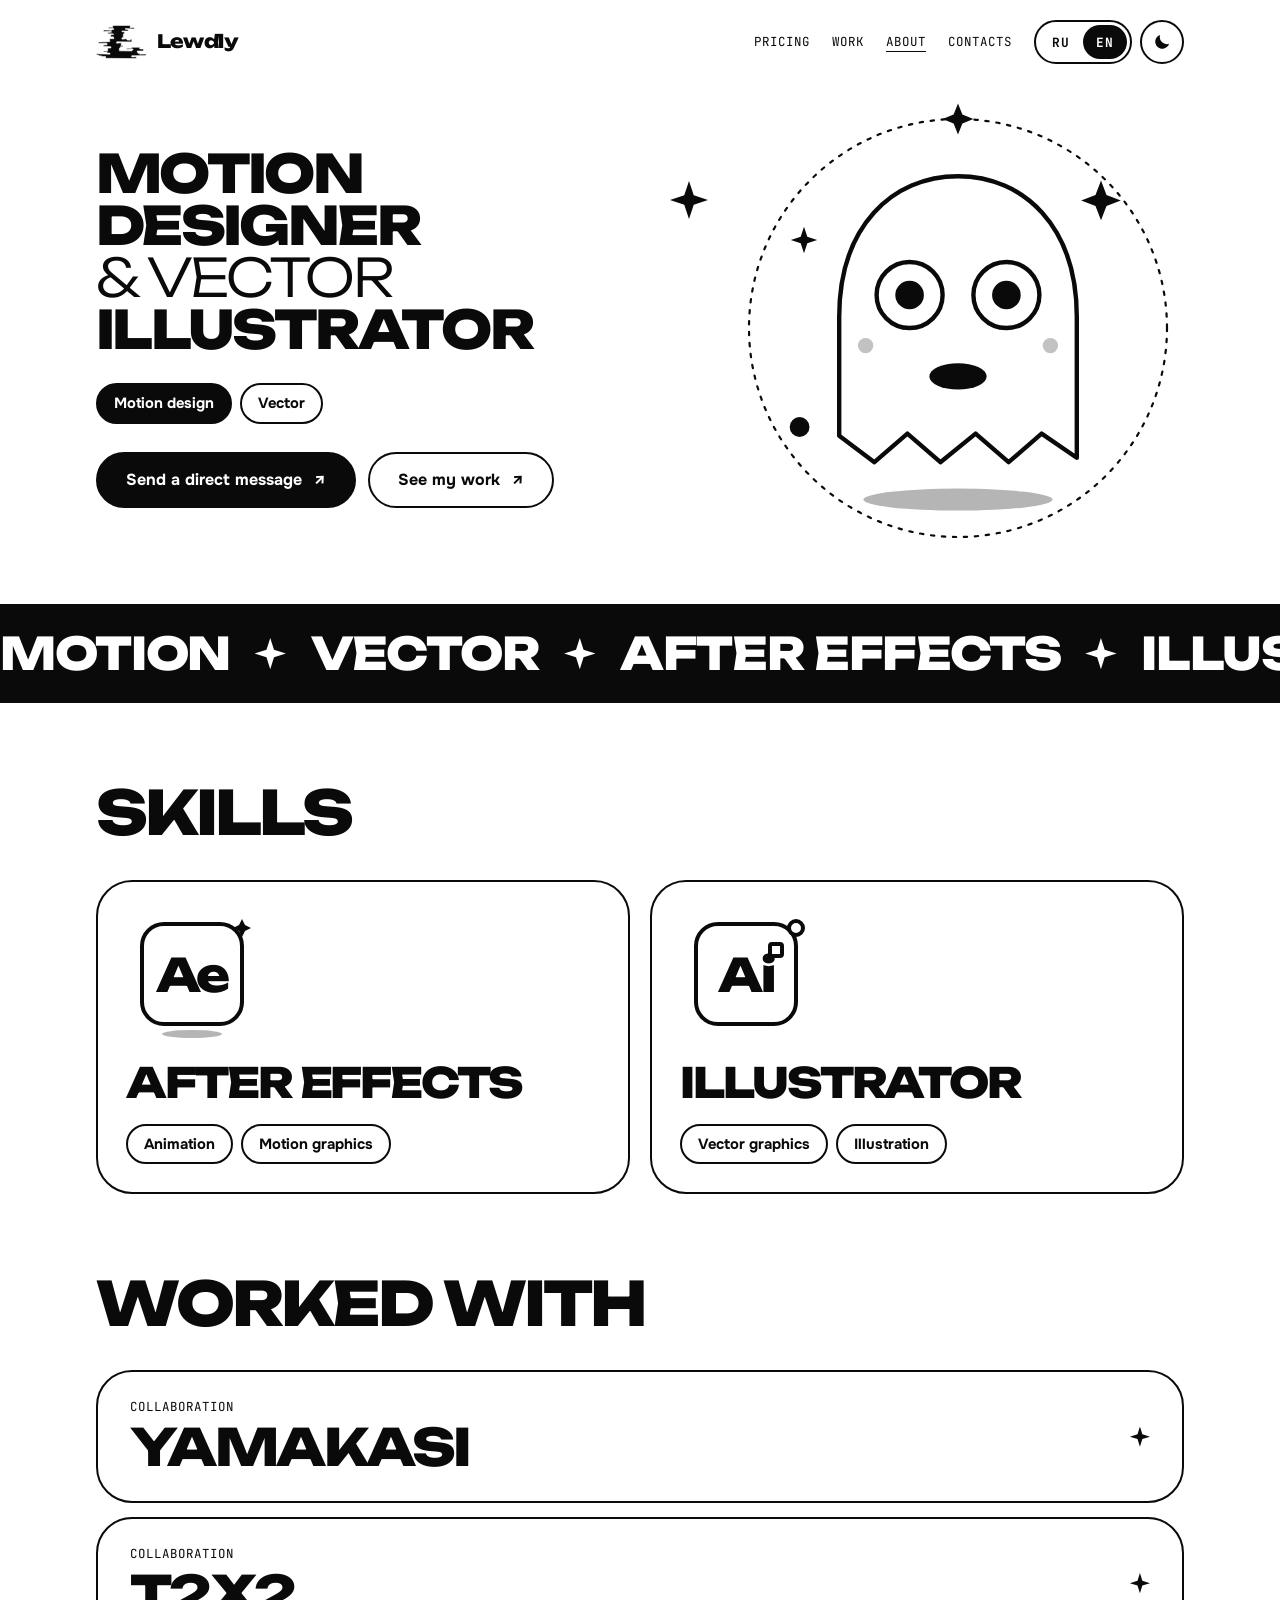
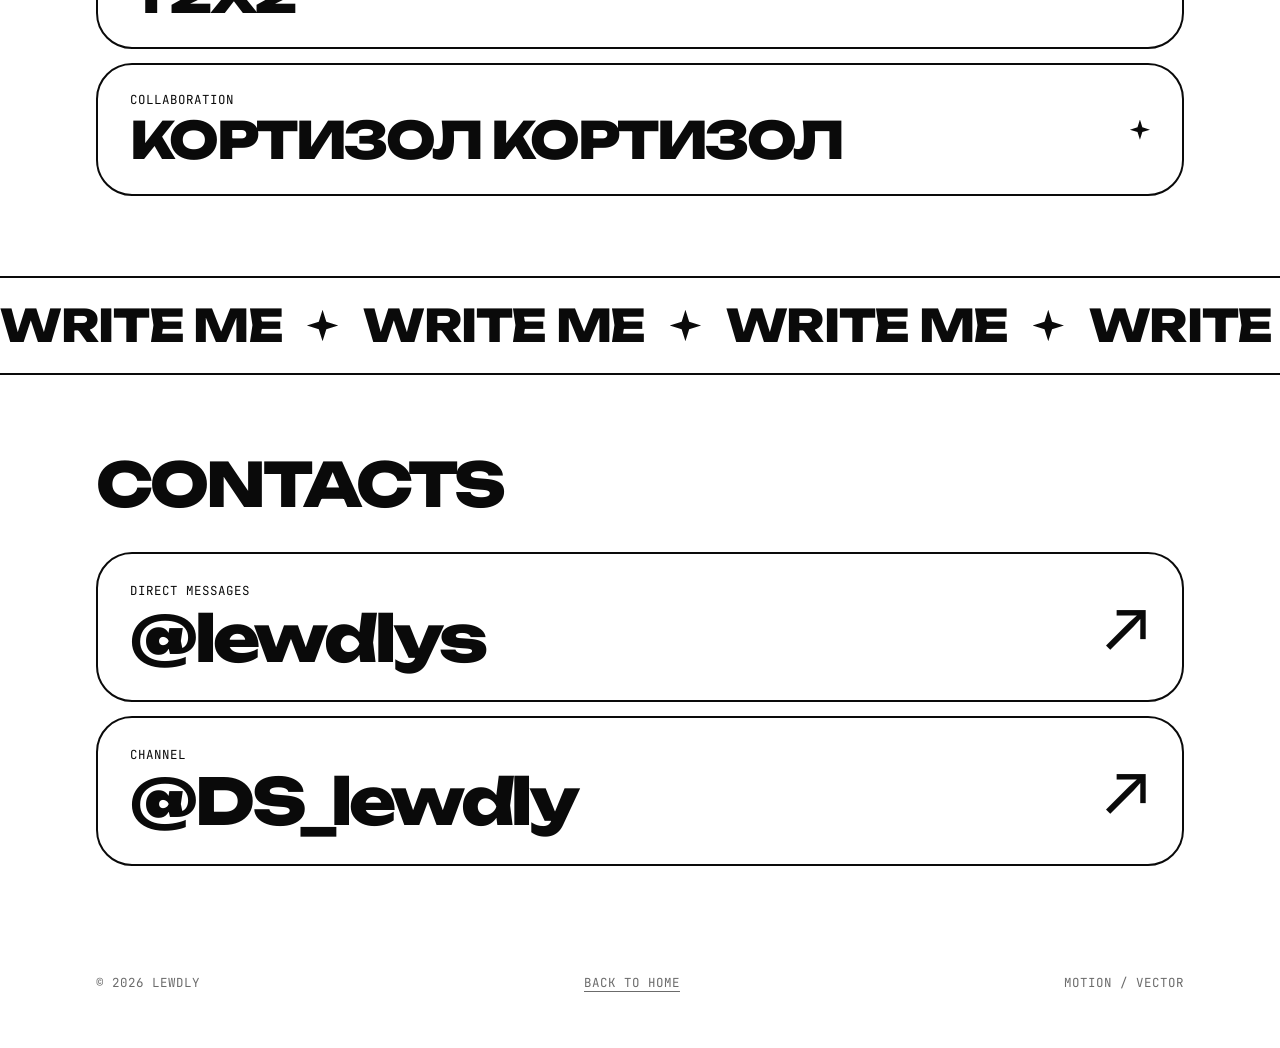
<file: about.html>
<!doctype html>
<html lang="ru">
<head>
<meta charset="utf-8">
<meta name="viewport" content="width=device-width,initial-scale=1,viewport-fit=cover">
<style>:root{color-scheme:light}body{margin:0}img,video{max-width:100%}[hidden]{display:none!important}</style>
<title>Обо мне — Lewdly</title>
<link rel="icon" type="image/svg+xml" href="[data-uri]">
<link rel="icon" type="image/png" sizes="32x32" href="[data-uri]">
<link rel="shortcut icon" href="favicon.ico?v=2">
<link rel="apple-touch-icon" href="assets/apple-touch-icon.png?v=2">
<meta name="theme-color" content="#FFFFFF">
<script>(function(){try{if(localStorage.getItem('lw-theme')==='dark'){document.documentElement.setAttribute('data-theme','dark');var m=document.querySelector('meta[name=theme-color]');if(m)m.setAttribute('content','#0A0A0A');}}catch(e){}})();</script>
<link rel="preconnect" href="https://fonts.googleapis.com">
<link rel="preconnect" href="https://fonts.gstatic.com" crossorigin>
<link rel="stylesheet" href="https://fonts.googleapis.com/css2?family=Unbounded:wght@300;500;800&family=Onest:wght@400;500;700&family=JetBrains+Mono:wght@400;500&display=swap">
<style>
/* Layout: black and white sticker studio. Giant Unbounded type, a character whose eyes follow the cursor, scrolling marquee bands, price cards with a currency switch, bento grid of looping animations that invert on hover. */
:root {
  --bg: #FFFFFF;
  --fg: #0A0A0A;
  --muted: #6B6B6B;
  --hair: #DCDCDC;
  --font-display: "Unbounded", "Onest", system-ui, sans-serif;
  --font-body: "Onest", system-ui, -apple-system, "Segoe UI", sans-serif;
  --font-mono: "JetBrains Mono", ui-monospace, Menlo, monospace;
}

:root[data-theme="dark"] {
  --bg: #0A0A0A; --fg: #F5F5F5; --muted: #9A9A9A; --hair: #2B2B2B;
  color-scheme: dark;
}

* { box-sizing: border-box; }
html { scroll-behavior: smooth; }
.t { display: contents; }
h1 .t { animation: none; }
body {
  background: var(--bg);
  color: var(--fg);
  font-family: var(--font-body);
  font-size: 17px;
  line-height: 1.5;
  overflow-x: hidden;
}
h1, h2, h3, p, ul, ol, figure { margin: 0; }
a { color: inherit; }
a:focus-visible, button:focus-visible { outline: 3px solid var(--fg); outline-offset: 3px; }
.wrap {
  max-width: 1120px;
  margin-inline: auto;
  padding-left: max(16px, env(safe-area-inset-left, 0px));
  padding-right: max(16px, env(safe-area-inset-right, 0px));
}
.mono { font-family: var(--font-mono); font-size: .78rem; letter-spacing: .08em; text-transform: uppercase; }
.star {
  display: inline-block;
  width: .7em; height: .7em;
  background: currentColor;
  clip-path: polygon(50% 0, 62% 38%, 100% 50%, 62% 62%, 50% 100%, 38% 62%, 0 50%, 38% 38%);
  animation: spin 6s linear infinite;
}

/* swap: element inverts on hover, artwork follows */
.swap { transition: background .2s ease, color .2s ease; }
.swap:hover { background: var(--fg); color: var(--bg); --ink: var(--bg); --paper: var(--fg); }

/* header */
.top { display: flex; align-items: center; justify-content: space-between; gap: 16px; padding-block: 20px; }
.brand { font-family: var(--font-display); font-weight: 800; font-size: 1.15rem; letter-spacing: -0.03em; text-decoration: none; display: inline-flex; align-items: center; gap: 10px; }
.brand .logo { width: 2.75em; height: 1.85em; flex: none; fill: var(--fg); stroke: var(--bg); stroke-width: 5px; stroke-linejoin: miter; }
.nav { display: flex; gap: 22px; }
.nav a { text-decoration: none; }
.nav a:hover { text-decoration: underline; text-underline-offset: 5px; }

.top-right { display: flex; align-items: center; gap: 22px; }
.tools { display: flex; align-items: center; gap: 8px; }
.tools .switch button { min-width: 44px; min-height: 34px; font: 700 .8rem var(--font-mono); letter-spacing: .06em; }
.theme-btn { width: 44px; height: 44px; padding: 0; display: grid; place-items: center; border: 2px solid var(--fg); border-radius: 999px; background: transparent; color: var(--fg); cursor: pointer; transition: background .15s ease, color .15s ease; }
.theme-btn:hover { background: var(--fg); color: var(--bg); }
.theme-btn svg { width: 20px; height: 20px; display: block; }
.theme-btn .ico-sun { display: none; }
:root[data-theme="dark"] .theme-btn .ico-sun { display: block; }
:root[data-theme="dark"] .theme-btn .ico-moon { display: none; }

/* buttons */
.btn {
  display: inline-flex; align-items: center; justify-content: center; gap: 12px;
  min-height: 56px; padding: 12px 28px;
  border: 2px solid var(--fg); border-radius: 999px;
  background: transparent; color: var(--fg);
  font: 700 1rem/1.2 var(--font-body);
  text-decoration: none; cursor: pointer;
  transition: background .15s ease, color .15s ease, transform .15s ease;
}
.btn:hover { background: var(--fg); color: var(--bg); transform: translateY(-3px) rotate(-1deg); }
.btn.solid { background: var(--fg); color: var(--bg); }
.btn.solid:hover { background: var(--bg); color: var(--fg); }
.arrow { display: inline-block; transition: transform .2s ease; }
.btn:hover .arrow, .big-link:hover .arrow { transform: translate(4px, -4px); }

/* hero */
.hero { display: grid; grid-template-columns: 1.15fr .85fr; gap: 24px; align-items: center; padding-block: 24px 56px; }
.hero > * { min-width: 0; }
h1 {
  font-family: var(--font-display);
  font-weight: 800;
  font-size: clamp(2.3rem, 9.4vw, 6.4rem);
  line-height: .98;
  letter-spacing: -0.05em;
  text-transform: uppercase;
}
h1 span { display: flex; align-items: center; gap: .2em; animation: rise .8s cubic-bezier(.2, .8, .2, 1) backwards; }
h1 span:nth-child(2) { animation-delay: .12s; font-weight: 300; }
h1 svg { width: .72em; height: .72em; flex: none; }
.tags { display: flex; flex-wrap: wrap; gap: 8px; margin-top: 28px; }
.tag { padding: 7px 16px; border: 2px solid var(--fg); border-radius: 999px; font-weight: 700; font-size: .92rem; }
.tag.on { background: var(--fg); color: var(--bg); }
.cta { display: flex; flex-wrap: wrap; gap: 12px; margin-top: 28px; }
.stage { position: relative; width: 100%; max-width: 440px; margin-inline: auto; }
.stage svg { display: block; width: 100%; height: auto; overflow: visible; }

/* marquee */
.marquee { overflow: hidden; border-block: 2px solid var(--fg); }
.marquee.dark { background: var(--fg); color: var(--bg); }
.track { display: flex; width: max-content; animation: run 28s linear infinite; }
.marquee.rev .track { animation-direction: reverse; animation-duration: 34s; }
.marquee:hover .track { animation-play-state: paused; }
.track div { display: flex; align-items: center; gap: .55em; padding-right: .55em; white-space: nowrap; font-family: var(--font-display); font-weight: 800; font-size: clamp(1.5rem, 4.4vw, 2.8rem); text-transform: uppercase; letter-spacing: -0.03em; padding-block: 14px; }
.outline { color: transparent; -webkit-text-stroke: 2px var(--fg); }

/* sections */
section { padding-block: 80px; }
h2 { font-family: var(--font-display); font-weight: 800; font-size: clamp(2rem, 6vw, 3.8rem); line-height: 1; letter-spacing: -0.05em; text-transform: uppercase; }
.sec-head { display: flex; flex-wrap: wrap; align-items: center; justify-content: space-between; gap: 20px; margin-bottom: 36px; }

/* currency switch */
.switch { display: inline-flex; border: 2px solid var(--fg); border-radius: 999px; padding: 3px; }
.switch button { min-width: 56px; min-height: 40px; border: 0; border-radius: 999px; background: transparent; color: var(--fg); font: 700 1rem var(--font-body); cursor: pointer; transition: background .2s ease, color .2s ease; }
.switch button[aria-pressed="true"] { background: var(--fg); color: var(--bg); }

/* price */
.prices { display: grid; grid-template-columns: repeat(2, 1fr); gap: 20px; }
.card { display: flex; flex-direction: column; gap: 20px; min-width: 0; padding: 28px; border: 2px solid var(--fg); border-radius: 36px; }
.card .art { width: 132px; height: 132px; overflow: visible; }
.card h3 { font-family: var(--font-display); font-weight: 800; font-size: clamp(1.8rem, 4.4vw, 2.6rem); line-height: 1; letter-spacing: -0.05em; text-transform: uppercase; }
.card .tags { margin-top: 0; }
.card .tag { border-color: currentColor; }
.card .tag.on { background: transparent; color: inherit; }
.price { margin-top: auto; display: flex; align-items: baseline; gap: 12px; font-variant-numeric: tabular-nums; }
.price small { font-family: var(--font-mono); text-transform: uppercase; font-size: .82rem; letter-spacing: .08em; }
.price b { font-family: var(--font-display); font-weight: 300; font-size: clamp(2.4rem, 6vw, 3.6rem); letter-spacing: -0.06em; line-height: 1; display: inline-block; }
.price b.flip { animation: flip .35s ease; }
.card .btn { align-self: flex-start; }
.card:hover .btn { border-color: var(--bg); color: var(--bg); }
.card:hover .btn:hover { background: var(--bg); color: var(--fg); }

/* portfolio */
.filters { display: flex; flex-wrap: wrap; gap: 8px; }
.chip { min-height: 44px; padding: 8px 20px; border: 2px solid var(--fg); border-radius: 999px; background: transparent; color: var(--fg); font: 700 .95rem var(--font-body); cursor: pointer; transition: background .15s ease, color .15s ease; }
.chip:hover { background: var(--hair); }
.chip[aria-pressed="true"] { background: var(--fg); color: var(--bg); }
.grid { display: grid; grid-template-columns: repeat(3, 1fr); grid-auto-flow: dense; gap: 14px; }
.tile { position: relative; min-width: 0; border: 2px solid var(--fg); border-radius: 28px; overflow: hidden; cursor: pointer; }
.tile.wide { grid-column: span 2; }
.tile svg { display: block; width: 100%; height: auto; }
.tile .cap { position: absolute; left: 14px; bottom: 14px; padding: 4px 12px; border-radius: 999px; background: var(--fg); color: var(--bg); font-family: var(--font-mono); font-size: .72rem; letter-spacing: .06em; text-transform: uppercase; transition: background .2s ease, color .2s ease; }
.tile:hover .cap { background: var(--bg); color: var(--fg); }
.tile:hover svg * { animation-duration: .6s !important; }
.more { margin-top: 28px; }

/* steps */
.steps { list-style: none; padding: 0; display: grid; grid-template-columns: repeat(4, 1fr); gap: 24px; position: relative; }
.steps::before { content: ""; position: absolute; top: 35px; left: 0; right: 0; height: 2px; background: repeating-linear-gradient(90deg, var(--fg) 0 8px, transparent 8px 18px); animation: dash 1s linear infinite; }
.steps li { position: relative; display: grid; gap: 14px; justify-items: start; min-width: 0; }
.ico { width: 72px; height: 72px; display: grid; place-items: center; border: 2px solid var(--fg); border-radius: 50%; background: var(--bg); transition: background .2s ease, transform .2s ease; }
.ico svg { width: 36px; height: 36px; animation: drift 2.6s ease-in-out infinite; }
.steps li:nth-child(2) .ico svg { animation-delay: .4s; }
.steps li:nth-child(3) .ico svg { animation-delay: .8s; }
.steps li:nth-child(4) .ico svg { animation-delay: 1.2s; }
.steps li:hover .ico { transform: scale(1.12) rotate(-8deg); --ink: var(--bg); background: var(--fg); }
.steps b { font-family: var(--font-display); font-weight: 800; font-size: 1.3rem; text-transform: uppercase; letter-spacing: -0.04em; }
.steps span { color: var(--muted); }

/* contacts */
.links { display: grid; gap: 14px; }
.big-link { display: flex; align-items: center; justify-content: space-between; gap: 20px; padding: 28px 32px; border: 2px solid var(--fg); border-radius: 36px; text-decoration: none; min-width: 0; }
.big-link > div { min-width: 0; display: grid; gap: 4px; }
.big-link strong { font-family: var(--font-display); font-weight: 800; font-size: clamp(1.7rem, 6vw, 4rem); letter-spacing: -0.05em; line-height: 1.05; overflow-wrap: anywhere; }
.big-link .arrow { font-family: var(--font-display); font-weight: 300; font-size: clamp(2rem, 7vw, 4.5rem); line-height: 1; flex: none; }

footer { display: flex; flex-wrap: wrap; justify-content: space-between; gap: 12px; padding-block: 28px 56px; color: var(--muted); }

footer a { text-underline-offset: 4px; }

/* artwork */
svg .s { stroke: var(--ink, var(--fg)); fill: none; stroke-width: 4; stroke-linecap: round; stroke-linejoin: round; }
svg .f { fill: var(--ink, var(--fg)); stroke: none; }
svg .b { fill: var(--paper, var(--bg)); stroke: var(--ink, var(--fg)); stroke-width: 4; stroke-linecap: round; stroke-linejoin: round; }
svg .o { fill: none; stroke: var(--ink, var(--fg)); stroke-width: 2; stroke-dasharray: 3 7; stroke-linecap: round; }
.a { transform-box: fill-box; transform-origin: center; }
.bounce { transform-box: fill-box; transform-origin: 50% 100%; animation: bounce 1.8s ease-in-out infinite; }
.shadow { transform-box: fill-box; transform-origin: center; animation: shadow 1.8s ease-in-out infinite; }
.blink { transform-box: fill-box; transform-origin: center; animation: blink 3.4s infinite; }
.pulse { transform-box: fill-box; transform-origin: center; animation: pulse 1.2s ease-in-out infinite; }
.wob { transform-box: fill-box; transform-origin: center; animation: wob 2.4s ease-in-out infinite; }
.tw { transform-box: fill-box; transform-origin: center; animation: tw 1.6s ease-in-out infinite; }
.tw.d { animation-delay: .8s; }
.spin { transform-box: fill-box; transform-origin: center; animation: spin 14s linear infinite; }
.spin.rev { animation-direction: reverse; animation-duration: 9s; }
.float { animation: drift 3s ease-in-out infinite; }
.talk { transform-box: fill-box; transform-origin: 50% 0; animation: talk 2.4s ease-in-out infinite; }
.draw { stroke-dasharray: 260; animation: draw 3s ease-in-out infinite; }
.steam { stroke-dasharray: 40; animation: steam 2.2s ease-in-out infinite; }
.steam.d { animation-delay: .7s; }
.flash { transform-box: fill-box; transform-origin: center; animation: flash 1.6s steps(1) infinite; }
.cloud { animation: cloud 9s linear infinite; }
.cloud.d { animation-duration: 13s; animation-delay: -5s; }
.sway { transform-box: fill-box; transform-origin: 50% 100%; animation: sway 3s ease-in-out infinite; }

@keyframes run { to { transform: translateX(-50%); } }
@keyframes spin { to { transform: rotate(360deg); } }
@keyframes rise { from { transform: translateY(40px); opacity: 0; } }
@keyframes dash { to { background-position: 18px 0; } }
@keyframes drift { 0%, 100% { transform: translateY(0); } 50% { transform: translateY(-8px); } }
@keyframes flip { 0% { transform: rotateX(90deg); opacity: 0; } 100% { transform: none; opacity: 1; } }
@keyframes bounce { 0%, 100% { transform: translateY(0) scale(1.05, .95); } 50% { transform: translateY(-18px) scale(.97, 1.03); } }
@keyframes shadow { 0%, 100% { transform: scale(1); opacity: .35; } 50% { transform: scale(.7); opacity: .12; } }
@keyframes blink { 0%, 92%, 100% { transform: scaleY(1); } 96% { transform: scaleY(.08); } }
@keyframes pulse { 0%, 100% { transform: scale(1); } 50% { transform: scale(1.14); } }
@keyframes wob { 0%, 100% { transform: rotate(-14deg) scale(1); } 50% { transform: rotate(14deg) scale(1.1); } }
@keyframes tw { 0%, 100% { transform: scale(.3); opacity: .3; } 50% { transform: scale(1); opacity: 1; } }
@keyframes talk { 0%, 100% { transform: scaleY(1); } 25% { transform: scaleY(1.7); } 50% { transform: scaleY(.7); } 75% { transform: scaleY(1.4); } }
@keyframes draw { 0% { stroke-dashoffset: 260; } 40%, 70% { stroke-dashoffset: 0; } 100% { stroke-dashoffset: -260; } }
@keyframes steam { 0% { stroke-dashoffset: 40; opacity: 0; } 40% { opacity: 1; } 100% { stroke-dashoffset: -40; opacity: 0; } }
@keyframes flash { 0%, 100% { opacity: 1; } 50% { opacity: .15; } }
@keyframes cloud { from { transform: translateX(-80px); } to { transform: translateX(460px); } }
@keyframes sway { 0%, 100% { transform: rotate(-6deg); } 50% { transform: rotate(6deg); } }

/* user works */
:root { --cv-white: #FFFFFF; --cv-gray: #CFCFCF; --cv-black: #0A0A0A; }
#works[data-canvas="white"] { --canvas: var(--cv-white); }
#works[data-canvas="gray"] { --canvas: var(--cv-gray); }
#works[data-canvas="black"] { --canvas: var(--cv-black); }
.group + .group { margin-top: 56px; }
.group-head { display: flex; align-items: baseline; gap: 14px; margin-bottom: 18px; }
.group-head h3 { font-family: var(--font-display); font-weight: 800; font-size: clamp(1.4rem, 3.6vw, 2.1rem); line-height: 1; letter-spacing: -0.05em; text-transform: uppercase; }
.wgrid { display: grid; grid-template-columns: repeat(auto-fill, minmax(min(100%, 240px), 1fr)); gap: 14px; }
.work { position: relative; min-width: 0; border: 2px solid var(--fg); border-radius: 28px; overflow: hidden; background: var(--canvas, #FFFFFF); transition: transform .2s ease; }
.work:hover { transform: translateY(-4px) rotate(-.6deg); }
.work .media { aspect-ratio: 1; padding: 10%; display: grid; cursor: pointer; }
.work .media > * { width: 100%; height: 100%; min-width: 0; object-fit: contain; display: block; }
.work .lot svg { width: 100%; height: 100%; display: block; }
.empty-group { padding: 28px; border: 2px dashed var(--fg); border-radius: 28px; text-align: center; color: var(--muted); }


@media (max-width: 600px) {
  .wgrid { grid-template-columns: repeat(3, 1fr); gap: 8px; }
  .work { border-radius: 16px; border-width: 1.5px; }
  .work:hover { transform: none; }
  .sub-head { margin: 30px 0 12px; padding-top: 12px; border-top: 2px solid var(--fg); }
  .sub-head h4 { font-size: 1.3rem; font-weight: 800; letter-spacing: -0.04em; }
  .work .media { padding: 8%; }
}
.sub-head { display: flex; align-items: baseline; gap: 12px; margin: 28px 0 14px; }
.sub-head h4 { margin: 0; font-family: var(--font-display); font-weight: 500; font-size: clamp(1.05rem, 2.4vw, 1.35rem); letter-spacing: -0.03em; text-transform: uppercase; }
.sub-head h4::before { content: "/ "; color: var(--muted); }

@media (min-width: 861px) {
  /* two-column hero: keep the long word inside its column */
  h1 { font-size: clamp(2.3rem, 6.6vw, 4.8rem); }
}
@media (max-width: 860px) {
  .hero { grid-template-columns: 1fr; }
  .stage { order: -1; max-width: 300px; margin-inline: 0; }
  .grid { grid-template-columns: repeat(2, 1fr); gap: 10px; }
  .steps { grid-template-columns: repeat(2, 1fr); row-gap: 32px; }
  .steps::before { display: none; }
  .nav { display: none; }
  section { padding-block: 56px; }
}
@media (max-width: 520px) {
  .grid { grid-template-columns: 1fr; }
  .tile.wide { grid-column: auto; }
  .big-link { padding: 22px 20px; border-radius: 28px; }
  /* price: two cards side by side on phones, compact so both fit on one screen */
  .prices { gap: 10px; }
  .card { padding: 14px; border-radius: 22px; gap: 10px; }
  .card .art { width: 60px; height: 60px; }
  .card h3 { font-size: 1.05rem; }
  .card .tags { gap: 5px; }
  .card .tag { padding: 3px 9px; font-size: .68rem; border-width: 1.5px; }
  .price { flex-wrap: wrap; gap: 2px 8px; }
  .price small { font-size: .7rem; }
  .price b { font-size: 1.55rem; }
  .card .btn { align-self: stretch; min-height: 44px; padding: 8px 12px; gap: 8px; font-size: .88rem; }
}
@media (prefers-reduced-motion: reduce) {
  *, *::before, *::after { animation: none !important; transition: none !important; }
  .track { width: auto; flex-wrap: wrap; }
}
</style>

<style>
/* about page */
h1.about-h1 { font-size: clamp(1.7rem, 7.6vw, 4rem); }
@media (min-width: 861px) { h1.about-h1 { font-size: clamp(1.9rem, 4.6vw, 3.3rem); } }
.nav a[aria-current="page"] { text-decoration: underline; text-underline-offset: 5px; }
footer a { text-underline-offset: 4px; }
.skills .art { width: 132px; height: 132px; }
.skills .tags { margin-top: 0; }
.collab { display: grid; gap: 14px; }
.row { display: flex; align-items: center; justify-content: space-between; gap: 20px; min-width: 0; padding: 26px 32px; border: 2px solid var(--fg); border-radius: 36px; }
.row > div { min-width: 0; display: grid; gap: 4px; }
.row strong { font-family: var(--font-display); font-weight: 800; font-size: clamp(1.5rem, 5vw, 3.2rem); letter-spacing: -0.05em; line-height: 1.05; text-transform: uppercase; overflow-wrap: anywhere; }
.row .star { flex: none; font-size: 1.8rem; }
@media (max-width: 520px) {
  .row { padding: 20px; border-radius: 28px; }
  .skills .card h3 { font-size: .92rem; }
}
</style>
</head>
<body>
<div class="wrap">
  <svg width="0" height="0" style="position:absolute" aria-hidden="true" focusable="false"><symbol id="logo-mark" viewBox="34.76 107.23 449.64 302.61"><path d="M142.67,312.73l24.78-.81-1.62-12.39-66.27-3.5.27-11.31,33.68-1.35-2.69-14.82-74.35,1.08-.54-12.12,101.03-2.42-1.62-26.67,37.72.54-3.77-16.97-23.71,2.42.81-22.09,25.59-1.62s-8.08-4.58-9.16-5.12-43.91,0-43.91,0l2.16-12.39,32.06-2.42-5.66-8.89-65.46,3.5-.81-13.74,74.89,1.89v-6.74h15.89l-2.42-10.51-42.03,1.62-.81-9.7h35.56l2.42-16.97,154.91.27-1.35,21.28,35.92-3.59-1.53,14.55-75.7-5.66-.81,7,24.52,1.89.54,14.28-56.04-1.35.27,7.54,23.17.54-1.08,20.21-9.7-2.16-.27,11.58-.27,22.63-12.12.27-.27,12.66,44.18-4.04.27,11.58,30.17,1.62.27-9.43h12.66l.81,24.78-134.16-1.62-1.62,12.93,43.1-3.23-2.6,23.98,15.36-.27,1.89,11.58-23.71-1.35.27,12.39-8.62.54-.81,14.82v9.7l113.15.81-3.5-9.43h12.12l-1.08-8.35-54.96,1.62.27-8.35,43.1,1.08v-9.16l72.65-.18-.54,14.55,32.33.81,1.35,17.78h-55.77l.54,12.39,8.35,1.08-.27,8.08,13.47-.54v7.99s56.84-1.35,56.84-1.35l-1.08,13.2-126.89.81.27,11.31,40.41-1.62.54,16.16-274.97-2.42,1.8-16.34-40.41,1.08,1.62-6.82-22.45.54-.72-7.36-19.76-1.08.18-9.52,120.69,2.33-1.08-9.34-26.4-.9-.72-8.08-29.81-.36,1.26-9.88,34.66,2.33.9-20.65,4.22-6.65Z" stroke-miterlimit="10"/></symbol></svg>
  <header class="top">
    <a class="brand" href="index.html" aria-label="Lewdly"><svg class="logo" aria-hidden="true"><use href="#logo-mark"/></svg>Lewdly</a>
    <div class="top-right">
      <nav class="nav mono" aria-label="Разделы" data-i18n-aria="nav_aria">
        <a href="index.html#price" data-i18n="price_h">Прайс</a>
        <a href="index.html#portfolio" data-i18n="work_h">Работы</a>
        <a href="about.html" aria-current="page" data-i18n="about_h">Обо мне</a>
        <a href="#contacts" data-i18n="contacts_h">Контакты</a>
      </nav>
      <div class="tools">
        <div class="switch" role="group" aria-label="Язык" data-i18n-aria="lang_aria">
          <button type="button" id="lang-ru" aria-pressed="true">RU</button>
          <button type="button" id="lang-en" aria-pressed="false">EN</button>
        </div>
        <button type="button" class="theme-btn" id="theme-btn" aria-label="Включить тёмную тему">
          <svg class="ico-moon" viewBox="0 0 24 24" aria-hidden="true"><path d="M20.5 14.2A8.5 8.5 0 0 1 9.8 3.5 8.5 8.5 0 1 0 20.5 14.2z" fill="currentColor"/></svg>
          <svg class="ico-sun" viewBox="0 0 24 24" aria-hidden="true"><circle cx="12" cy="12" r="4.2" fill="currentColor"/><path d="M12 2.5v3M12 18.5v3M2.5 12h3M18.5 12h3M5.3 5.3l2.1 2.1M16.6 16.6l2.1 2.1M5.3 18.7l2.1-2.1M16.6 7.4l2.1-2.1" stroke="currentColor" stroke-width="2" stroke-linecap="round" fill="none"/></svg>
        </button>
      </div>
    </div>
  </header>
</div>

<main id="top">
  <div class="wrap">
    <div class="hero">
      <div>
        <h1 class="about-h1">
          <span><span class="t" data-i18n="h1a">Моушн-дизайнер</span>
            <svg viewBox="0 0 40 40" aria-hidden="true"><path class="f spin" d="M20 0 L25 15 L40 20 L25 25 L20 40 L15 25 L0 20 L15 15Z"/></svg>
          </span>
          <span data-i18n="h1b">и векторный</span>
          <span data-i18n="h1c">иллюстратор</span>
        </h1>
        <div class="tags">
          <span class="tag on" data-i18n="tag_motion">Моушн-дизайн</span>
          <span class="tag" data-i18n="cat_vector">Вектор</span>
        </div>
        <div class="cta">
          <a class="btn solid" href="https://t.me/lewdlys" target="_blank" rel="noopener"><span class="t" data-i18n="cta_dm">Написать в личные сообщения</span> <span class="arrow">↗</span></a>
          <a class="btn" href="index.html#portfolio"><span class="t" data-i18n="cta_works">Смотреть работы</span> <span class="arrow">↗</span></a>
        </div>
      </div>

      <div class="stage" id="stage">
        <svg viewBox="0 0 400 400" role="img" aria-label="Персонаж, который следит за курсором" data-i18n-aria="a_stage">
          <circle class="o spin" cx="200" cy="200" r="190"/>
          <g class="spin rev"><g transform="translate(200 10)"><path class="f" d="M0 -14 L4 -4 L14 0 L4 4 L0 14 L-4 4 L-14 0 L-4 -4Z"/></g></g>
          <ellipse class="f shadow" cx="200" cy="356" rx="86" ry="10" opacity=".3"/>
          <g class="bounce">
            <path class="b" d="M92 190 C92 108 140 62 200 62 C260 62 308 108 308 190 V318 L276 296 L246 322 L216 296 L184 322 L154 296 L124 322 L92 298 Z"/>
            <g id="eyeL"><circle class="b" cx="156" cy="170" r="30"/><circle class="f pupil" cx="156" cy="170" r="13"/></g>
            <g id="eyeR"><circle class="b" cx="244" cy="170" r="30"/><circle class="f pupil" cx="244" cy="170" r="13"/></g>
            <ellipse class="f talk" cx="200" cy="244" rx="26" ry="12"/>
            <circle class="f" cx="116" cy="216" r="7" opacity=".25"/>
            <circle class="f" cx="284" cy="216" r="7" opacity=".25"/>
          </g>
          <g transform="translate(330 84)"><path class="f tw" d="M0 -18 L5 -5 L18 0 L5 5 L0 18 L-5 5 L-18 0 L-5 -5Z"/></g>
          <g transform="translate(60 120)"><path class="f tw d" d="M0 -12 L3 -3 L12 0 L3 3 L0 12 L-3 3 L-12 0 L-3 -3Z"/></g>
          <circle class="f float" cx="56" cy="290" r="9"/>
        </svg>
      </div>
    </div>
  </div>

  <div class="marquee dark" aria-hidden="true">
    <div class="track">
      <div><span>Motion</span><i class="star"></i><span>Vector</span><i class="star"></i><span>After Effects</span><i class="star"></i><span>Illustrator</span><i class="star"></i><span>Motion</span><i class="star"></i><span>Vector</span><i class="star"></i><span>After Effects</span><i class="star"></i><span>Illustrator</span><i class="star"></i><span>Motion</span><i class="star"></i><span>Vector</span><i class="star"></i><span>After Effects</span><i class="star"></i><span>Illustrator</span><i class="star"></i></div>
      <div><span>Motion</span><i class="star"></i><span>Vector</span><i class="star"></i><span>After Effects</span><i class="star"></i><span>Illustrator</span><i class="star"></i><span>Motion</span><i class="star"></i><span>Vector</span><i class="star"></i><span>After Effects</span><i class="star"></i><span>Illustrator</span><i class="star"></i><span>Motion</span><i class="star"></i><span>Vector</span><i class="star"></i><span>After Effects</span><i class="star"></i><span>Illustrator</span><i class="star"></i></div>
    </div>
  </div>

  <section id="skills">
    <div class="wrap">
      <div class="sec-head"><h2 data-i18n="skills_h">Навыки</h2></div>
      <div class="prices skills">
        <article class="card swap">
          <svg class="art" viewBox="0 0 132 132" aria-hidden="true">
            <ellipse class="f shadow" cx="66" cy="124" rx="30" ry="4" opacity=".3"/>
            <g class="bounce">
              <rect class="b" x="16" y="14" width="100" height="100" rx="22"/>
              <text class="f" x="66" y="82" text-anchor="middle" style="font:800 46px var(--font-display);letter-spacing:-.05em">Ae</text>
            </g>
            <g transform="translate(116 18)"><path class="f tw" d="M0 -9 L3 -3 L9 0 L3 3 L0 9 L-3 3 L-9 0 L-3 -3Z"/></g>
          </svg>
          <h3>After Effects</h3>
          <div class="tags"><span class="tag" data-i18n="sk_anim">Анимация</span><span class="tag" data-i18n="sk_motion">Моушн-графика</span></div>
        </article>

        <article class="card swap">
          <svg class="art" viewBox="0 0 132 132" aria-hidden="true">
            <path class="s" d="M116 18 L96 40" style="stroke-width:2;stroke-dasharray:3 6"/>
            <rect class="b" x="16" y="14" width="100" height="100" rx="22"/>
            <text class="f" x="66" y="82" text-anchor="middle" style="font:800 46px var(--font-display);letter-spacing:-.05em">Ai</text>
            <circle class="b float" cx="116" cy="18" r="7"/>
            <rect class="b" x="90" y="34" width="12" height="12" rx="2"/>
          </svg>
          <h3>Illustrator</h3>
          <div class="tags"><span class="tag" data-i18n="sk_vector">Векторная графика</span><span class="tag" data-i18n="sk_illus">Иллюстрация</span></div>
        </article>
      </div>
    </div>
  </section>

  <section id="collab" style="padding-top:0">
    <div class="wrap">
      <div class="sec-head"><h2 data-i18n="collab_h">С кем работал</h2></div>
      <div class="collab">
        <div class="row swap"><div><span class="mono" data-i18n="collab">Сотрудничество</span><strong>YAMAKASI</strong></div><i class="star"></i></div>
        <div class="row swap"><div><span class="mono" data-i18n="collab">Сотрудничество</span><strong>T2X2</strong></div><i class="star"></i></div>
        <div class="row swap"><div><span class="mono" data-i18n="collab">Сотрудничество</span><strong>Кортизол Кортизол</strong></div><i class="star"></i></div>
      </div>
    </div>
  </section>

  <div class="marquee rev" aria-hidden="true">
    <div class="track">
      <div><span data-i18n="write">Пишите</span><i class="star"></i><span data-i18n="write">Пишите</span><i class="star"></i><span data-i18n="write">Пишите</span><i class="star"></i><span data-i18n="write">Пишите</span><i class="star"></i><span data-i18n="write">Пишите</span><i class="star"></i><span data-i18n="write">Пишите</span><i class="star"></i><span data-i18n="write">Пишите</span><i class="star"></i><span data-i18n="write">Пишите</span><i class="star"></i></div>
      <div><span data-i18n="write">Пишите</span><i class="star"></i><span data-i18n="write">Пишите</span><i class="star"></i><span data-i18n="write">Пишите</span><i class="star"></i><span data-i18n="write">Пишите</span><i class="star"></i><span data-i18n="write">Пишите</span><i class="star"></i><span data-i18n="write">Пишите</span><i class="star"></i><span data-i18n="write">Пишите</span><i class="star"></i><span data-i18n="write">Пишите</span><i class="star"></i></div>
    </div>
  </div>

  <section id="contacts">
    <div class="wrap">
      <div class="sec-head"><h2 data-i18n="contacts_h">Контакты</h2></div>
      <div class="links">
        <a class="big-link swap" href="https://t.me/lewdlys" target="_blank" rel="noopener">
          <div><span class="mono" data-i18n="dm">Личные сообщения</span><strong>@lewdlys</strong></div>
          <span class="arrow">↗</span>
        </a>
        <a class="big-link swap" href="https://t.me/DS_lewdly" target="_blank" rel="noopener">
          <div><span class="mono" data-i18n="channel">Канал</span><strong>@DS_lewdly</strong></div>
          <span class="arrow">↗</span>
        </a>
      </div>
    </div>
  </section>
</main>

<div class="wrap">
  <footer class="mono"><span>© 2026 Lewdly</span><a href="index.html" data-i18n="home">На главную</a><span>Motion / Vector</span></footer>
</div>

<script>
(function () {
  var D = {
    ru: {
      title: 'Обо мне — Lewdly',
      nav_aria: 'Разделы', lang_aria: 'Язык', theme_dark: 'Включить тёмную тему', theme_light: 'Включить светлую тему',
      price_h: 'Прайс', work_h: 'Работы', about_h: 'Обо мне', contacts_h: 'Контакты',
      h1a: 'Моушн-дизайнер', h1b: 'и векторный', h1c: 'иллюстратор',
      tag_motion: 'Моушн-дизайн', cat_vector: 'Вектор',
      cta_dm: 'Написать в личные сообщения', cta_works: 'Смотреть работы', channel: 'Канал', dm: 'Личные сообщения',
      a_stage: 'Персонаж, который следит за курсором',
      skills_h: 'Навыки', sk_anim: 'Анимация', sk_motion: 'Моушн-графика', sk_vector: 'Векторная графика', sk_illus: 'Иллюстрация',
      collab_h: 'С кем работал', collab: 'Сотрудничество',
      write: 'Пишите', home: 'На главную'
    },
    en: {
      title: 'About — Lewdly',
      nav_aria: 'Sections', lang_aria: 'Language', theme_dark: 'Switch to dark theme', theme_light: 'Switch to light theme',
      price_h: 'Pricing', work_h: 'Work', about_h: 'About', contacts_h: 'Contacts',
      h1a: 'Motion designer', h1b: '& vector', h1c: 'illustrator',
      tag_motion: 'Motion design', cat_vector: 'Vector',
      cta_dm: 'Send a direct message', cta_works: 'See my work', channel: 'Channel', dm: 'Direct messages',
      a_stage: 'A character whose eyes follow the cursor',
      skills_h: 'Skills', sk_anim: 'Animation', sk_motion: 'Motion graphics', sk_vector: 'Vector graphics', sk_illus: 'Illustration',
      collab_h: 'Worked with', collab: 'Collaboration',
      write: 'Write me', home: 'Back to home'
    }
  };

  function load(k) { try { return localStorage.getItem(k); } catch (e) { return null; } }
  function save(k, v) { try { localStorage.setItem(k, v); } catch (e) {} }

  var lang = load('lw-lang');
  if (lang !== 'ru' && lang !== 'en') {
    var list = (navigator.languages && navigator.languages.length) ? navigator.languages : [navigator.language || 'ru'];
    lang = list.some(function (l) { return /^ru/i.test(l); }) ? 'ru' : 'en';
  }
  var theme = load('lw-theme') === 'dark' ? 'dark' : 'light';

  function t(k) { var v = D[lang][k]; return v != null ? v : (D.ru[k] != null ? D.ru[k] : k); }

  var ruBtn = document.getElementById('lang-ru'), enBtn = document.getElementById('lang-en');
  var themeBtn = document.getElementById('theme-btn');
  var meta = document.querySelector('meta[name="theme-color"]');

  function applyTheme() {
    if (theme === 'dark') document.documentElement.setAttribute('data-theme', 'dark');
    else document.documentElement.removeAttribute('data-theme');
    if (meta) meta.setAttribute('content', theme === 'dark' ? '#0A0A0A' : '#FFFFFF');
    themeBtn.setAttribute('aria-label', t(theme === 'dark' ? 'theme_light' : 'theme_dark'));
  }
  function applyLang() {
    document.documentElement.lang = lang;
    document.title = t('title');
    document.querySelectorAll('[data-i18n]').forEach(function (n) { n.textContent = t(n.getAttribute('data-i18n')); });
    document.querySelectorAll('[data-i18n-aria]').forEach(function (n) { n.setAttribute('aria-label', t(n.getAttribute('data-i18n-aria'))); });
    ruBtn.setAttribute('aria-pressed', lang === 'ru' ? 'true' : 'false');
    enBtn.setAttribute('aria-pressed', lang === 'en' ? 'true' : 'false');
    applyTheme();
  }
  function setLang(l) { if (l === lang) return; lang = l; save('lw-lang', l); applyLang(); }

  ruBtn.addEventListener('click', function () { setLang('ru'); });
  enBtn.addEventListener('click', function () { setLang('en'); });
  themeBtn.addEventListener('click', function () { theme = theme === 'dark' ? 'light' : 'dark'; save('lw-theme', theme); applyTheme(); });
  applyLang();

  /* eyes follow the pointer */
  var eyes = [document.getElementById('eyeL'), document.getElementById('eyeR')];
  var reduce = window.matchMedia && matchMedia('(prefers-reduced-motion: reduce)').matches;
  function look(x, y) {
    eyes.forEach(function (eye) {
      var pupil = eye.querySelector('.pupil');
      var box = eye.getBoundingClientRect();
      var cx = box.left + box.width / 2, cy = box.top + box.height / 2;
      var dx = x - cx, dy = y - cy;
      var d = Math.sqrt(dx * dx + dy * dy) || 1;
      var k = Math.min(1, d / 160) * 13;
      pupil.setAttribute('transform', 'translate(' + (dx / d * k).toFixed(1) + ' ' + (dy / d * k).toFixed(1) + ')');
    });
  }
  if (!reduce) window.addEventListener('pointermove', function (e) { look(e.clientX, e.clientY); });
})();
</script>
</body>
</html>
</file>
